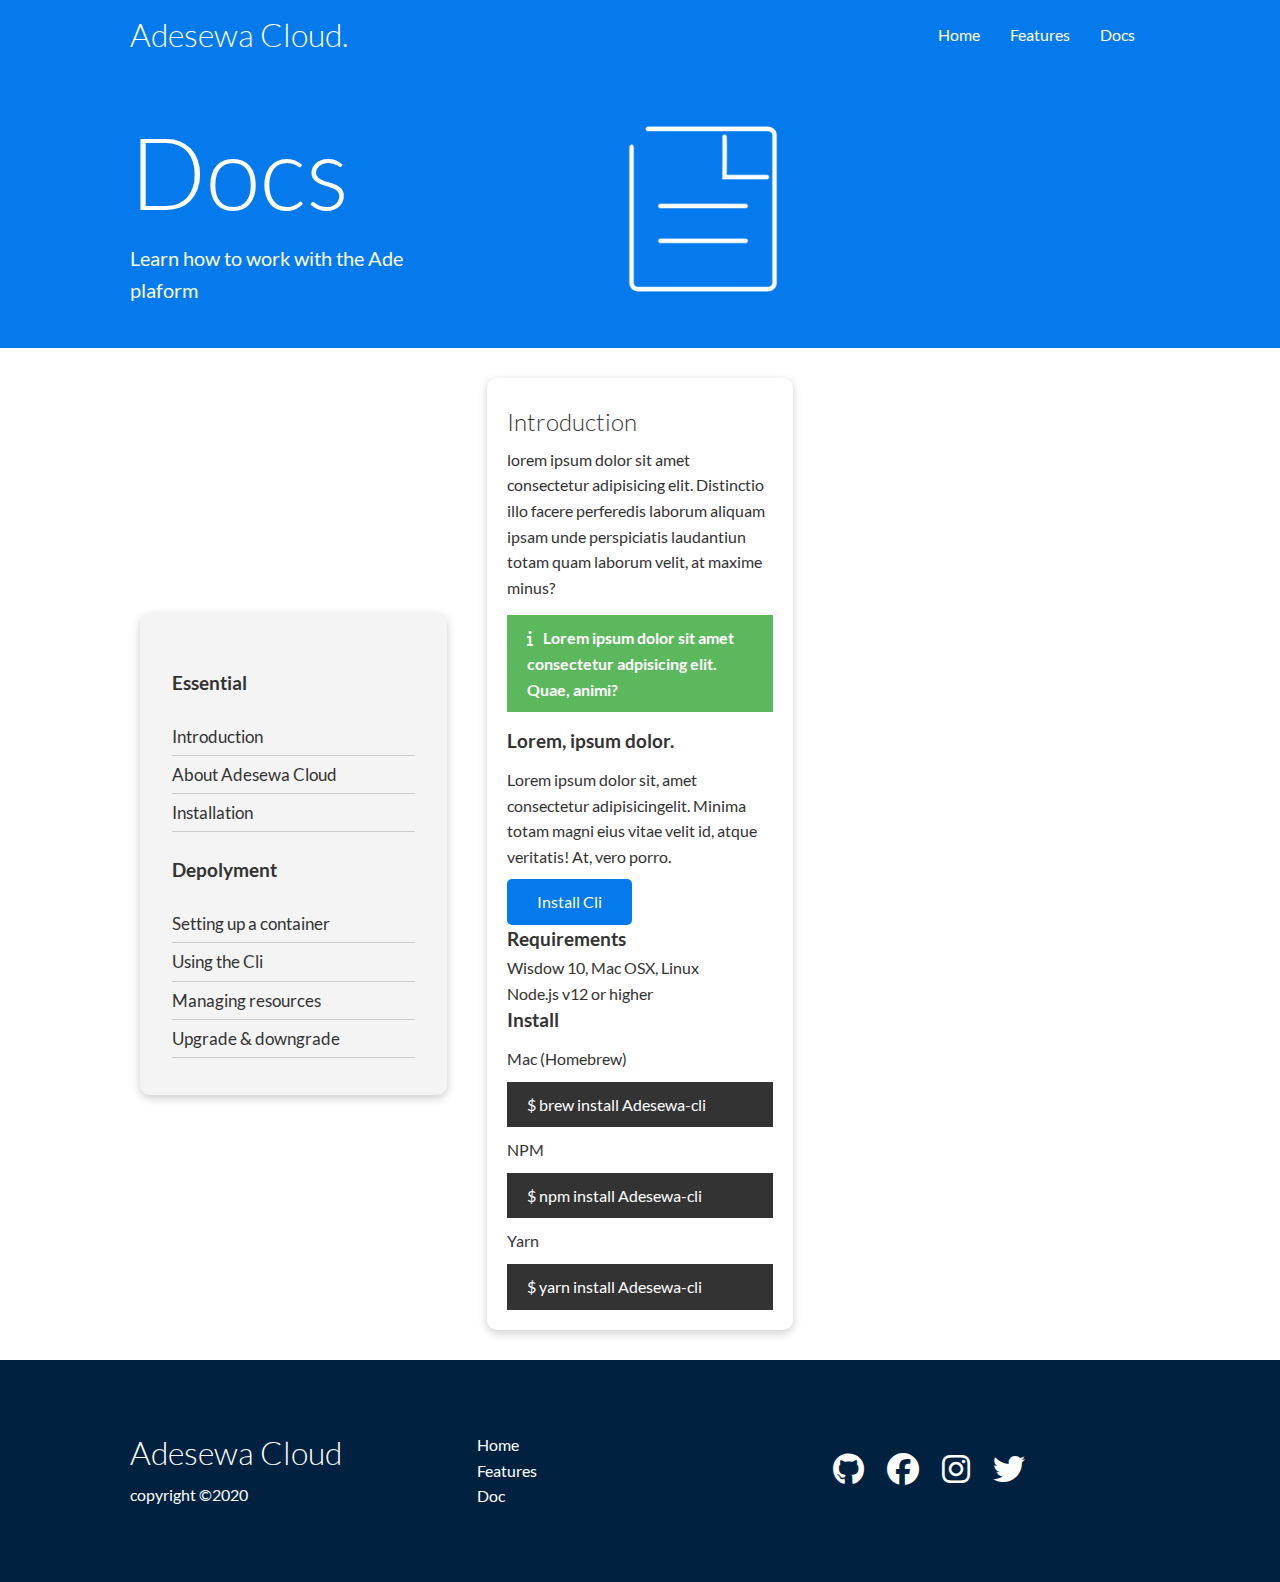
<file: Docs.html>
<!DOCTYPE html>
<html lang="en">
  <head>
    <meta charset="UTF-8" />
    <meta http-equiv="X-UA-Compatible" content="IE=edge" />
    <meta name="viewport" content="width=device-width, initial-scale=1.0" />
    <link
      rel="stylesheet"
      href="https://cdnjs.cloudflare.com/ajax/libs/font-awesome/6.1.1/css/all.min.css"
      integrity="sha512-
    KfkfwYDsLkIlwQp6LFnl8zNdLGxu9YAA1QvwINks4PhcElQSvqcyVLLD9aMhXd13uQjoXtEKNosOWaZqXgel0g=="
      crossorigin="anonymous"
    />
    <link rel="stylesheet" href="css/utilities.css" />
    <link rel="stylesheet" href="css/style.css" />
    <title>Adesewa | cloud Hostintg For Everyone</title>
  </head>
  <body>
    <!--navbar-->
    <div class="navbar">
      <div class="container flex">
        <h1 class="logo">Adesewa Cloud.</h1>
        <nav>
          <ul>
            <li><a href="index.html">Home</a></li>
            <li><a href="features.html">Features</a></li>
            <li><a href="docs.html">Docs</a></li>
          </ul>
        </nav>
      </div>
    </div>

    <!-- Head -->
    <section class="features-head bg-primary py-3">
      <div class="container grid grid-3">
        <div>
          <h1 class="xl">Docs</h1>
          <p class="lead">Learn how to work with the Ade plaform</p>
        </div>
        <img src="./image/logo/docs.png" alt="" />
      </div>
    </section>

    <section class="docs-main my-4">
      <div class="container grid">
        <div class="card bg-light p-3">
          <h3 class="my-2">Essential</h3>
          <nav>
            <ul>
              <li><a class="text-prmary" href="#">Introduction</a></li>
              <li><a href="#">About Adesewa Cloud</a></li>
              <li><a href="#">Installation</a></li>
            </ul>
          </nav>
          <h3 class="my-2">Depolyment</h3>
          <nav>
            <ul>
              <li><a href="#">Setting up a container</a></li>
              <li><a href="#">Using the Cli </a></li>
              <li><a href="#">Managing resources</a></li>
              <li><a href="#">Upgrade & downgrade</a></li>
            </ul>
          </nav>
        </div>
        <div class="card">
          <h2>Introduction</h2>
          <p>
            lorem ipsum dolor sit amet consectetur adipisicing elit. Distinctio
            illo facere perferedis laborum aliquam ipsam unde perspiciatis
            laudantiun totam quam laborum velit, at maxime minus?
          </p>

          <div class="alert alert-success">
            <i class="fas fa-info"></i>Lorem ipsum dolor sit amet consectetur
            adpisicing elit. Quae, animi?
          </div>

          <h3>Lorem, ipsum dolor.</h3>
          <p>
            Lorem ipsum dolor sit, amet consectetur adipisicingelit. Minima
            totam magni eius vitae velit id, atque veritatis! At, vero porro.
          </p>
          <a href="#" class="btn btn-primary">Install Cli</a>

          <h3>Requirements</h3>
          <ul>
            <li>Wisdow 10, Mac OSX, Linux</li>
            <li>Node.js v12 or higher</li>
          </ul>

          <h3>Install</h3>
          <p>Mac (Homebrew)</p>
          <pre><code>$ brew install Adesewa-cli </code></pre>
          <p>NPM</p>
          <pre><code>$ npm install Adesewa-cli </code></pre>
          <p>Yarn</p>
          <pre><code>$ yarn install Adesewa-cli </code></pre>
        </div>
      </div>
    </section>
    <!--Footer-->
    <footer class="footer bg-dark py-5">
      <div class="container grid grid-3">
        <div>
          <h1>Adesewa Cloud</h1>
          <p>copyright &copy;2020</p>
        </div>
        <nav>
          <ul>
            <li><a href="index.html">Home</a></li>
            <li><a href="features.html">Features</a></li>
            <li><a href="docs.html">Doc</a></li>
          </ul>
        </nav>
        <div class="social">
          <a href="#"><i class="fab fa-github fa-2x"></i></a>
          <a href="#"><i class="fab fa-facebook fa-2x"></i></a>
          <a href="#"><i class="fab fa-instagram fa-2x"></i></a>
          <a href="#"><i class="fab fa-twitter fa-2x"></i></a>
        </div>
      </div>
    </footer>
  </body>
</html>
</file>
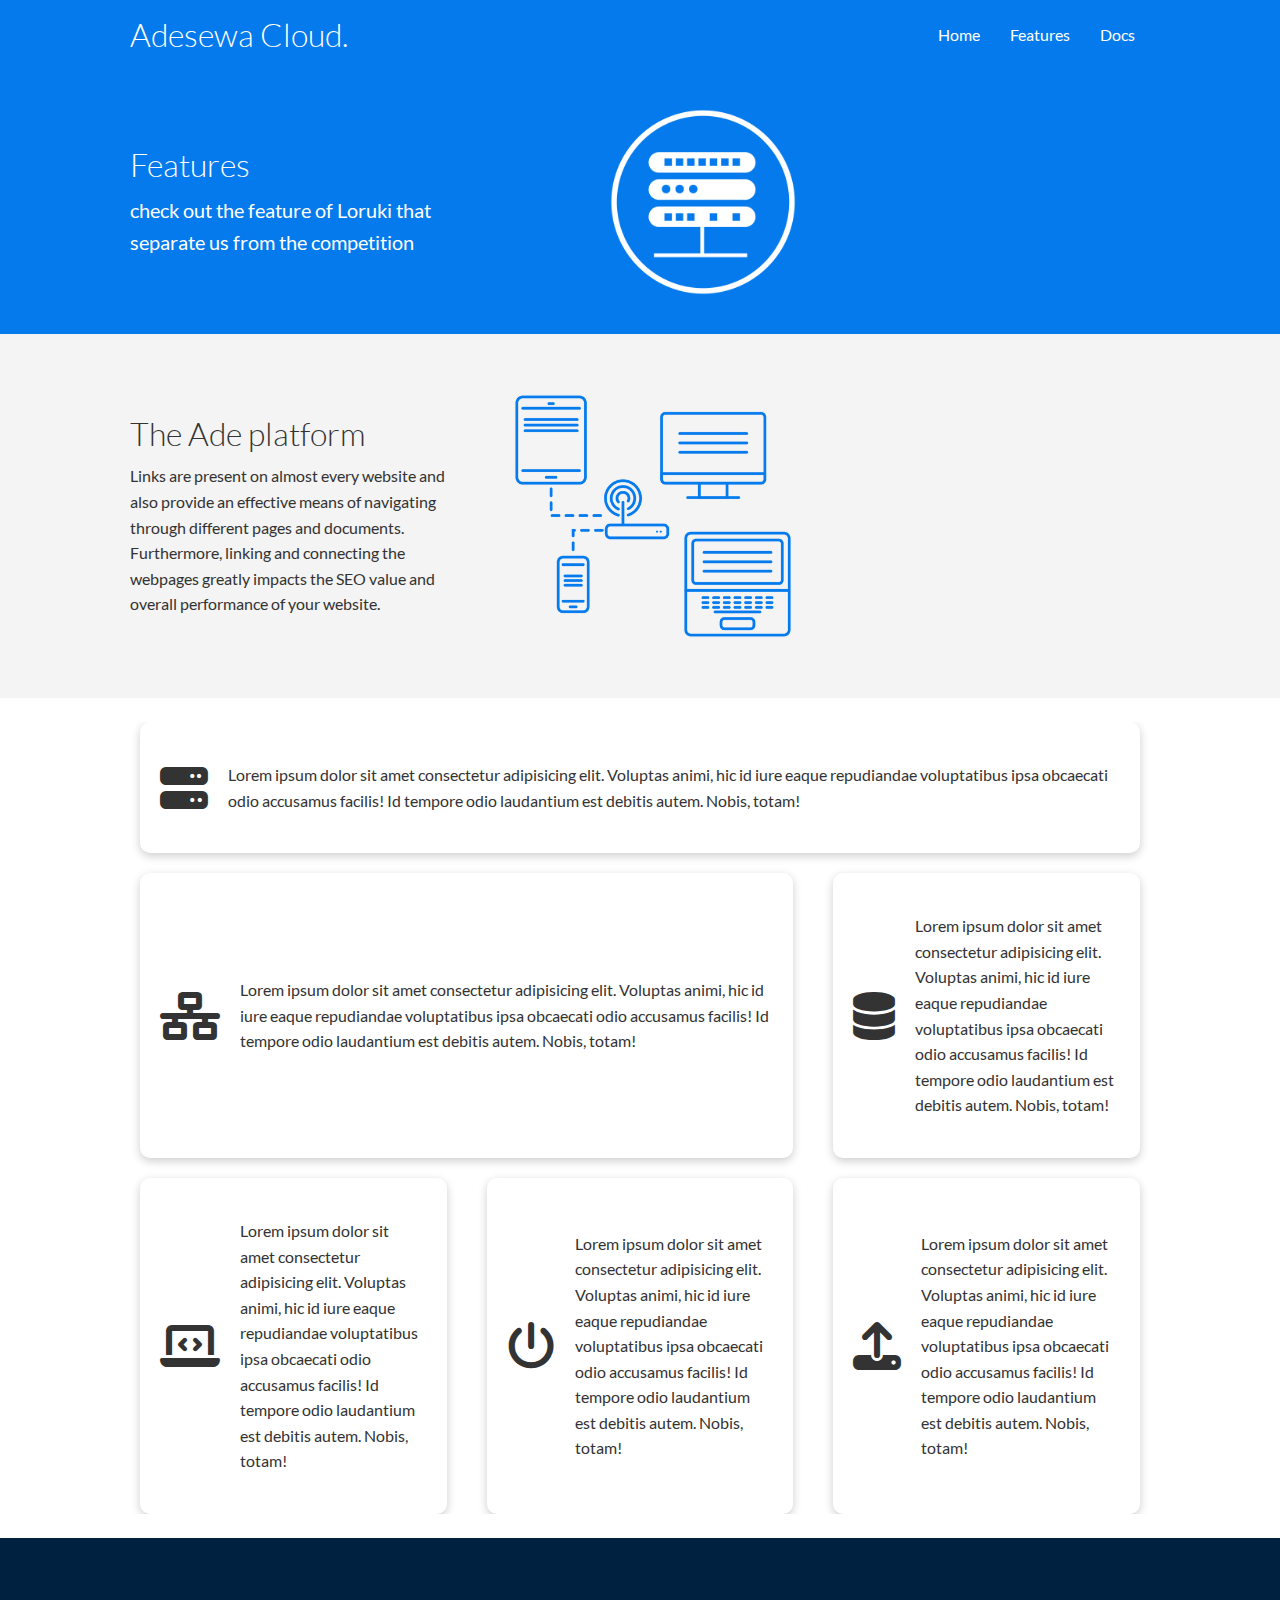
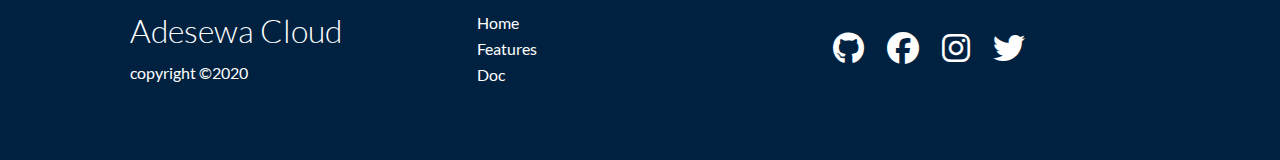
<file: features.html>
<!DOCTYPE html>
<html lang="en">
  <head>
    <meta charset="UTF-8" />
    <meta http-equiv="X-UA-Compatible" content="IE=edge" />
    <meta name="viewport" content="width=device-width, initial-scale=1.0" />
    <link
      rel="stylesheet"
      href="https://cdnjs.cloudflare.com/ajax/libs/font-awesome/6.1.1/css/all.min.css"
      integrity="sha512-
    KfkfwYDsLkIlwQp6LFnl8zNdLGxu9YAA1QvwINks4PhcElQSvqcyVLLD9aMhXd13uQjoXtEKNosOWaZqXgel0g=="
      crossorigin="anonymous"
    />
    <link rel="stylesheet" href="css/utilities.css" />
    <link rel="stylesheet" href="css/style.css" />
    <title>Adesewa | cloud Hostintg For Everyone</title>
  </head>
  <body>
    <!--navbar-->
    <div class="navbar">
      <div class="container flex">
        <h1 class="logo">Adesewa Cloud.</h1>
        <nav>
          <ul>
            <li><a href="index.html">Home</a></li>
            <li><a href="features.html">Features</a></li>
            <li><a href="docs.html">Docs</a></li>
          </ul>
        </nav>
      </div>
    </div>

    <!-- Head -->
    <section class="features-head bg-primary py-3">
      <div class="container grid grid-3">
        <div>
          <h1 class="cl">Features</h1>
          <p class="lead">
            check out the feature of Loruki that separate us from the
            competition
          </p>
        </div>
        <img src="./image/logo/server.png" alt="" />
      </div>
    </section>

    <!-- sub head -->
    <section class="features-sub-head bg-light py-3">
      <div class="container grid">
        <div>
          <h1 class="md">The Ade platform</h1>
          <p>
            Links are present on almost every website and also provide an
            effective means of navigating through different pages and documents.
            Furthermore, linking and connecting the webpages greatly impacts the
            SEO value and overall performance of your website.
          </p>
        </div>
        <img src="./image/logo/server2.png" alt="" />
      </div>
    </section>

    <section class="features-main my-2">
      <div class="container grid grid-3">
        <div class="card flex">
          <i class="fas fa-server fa-3x"></i>
          <p>
            Lorem ipsum dolor sit amet consectetur adipisicing elit. Voluptas
            animi, hic id iure eaque repudiandae voluptatibus ipsa obcaecati
            odio accusamus facilis! Id tempore odio laudantium est debitis
            autem. Nobis, totam!
          </p>
        </div>
        <div class="card flex">
          <i class="fas fa-network-wired fa-3x"></i>
          <p>
            Lorem ipsum dolor sit amet consectetur adipisicing elit. Voluptas
            animi, hic id iure eaque repudiandae voluptatibus ipsa obcaecati
            odio accusamus facilis! Id tempore odio laudantium est debitis
            autem. Nobis, totam!
          </p>
        </div>
        <div class="card flex">
          <i class="fas fa-database fa-3x"></i>
          <p>
            Lorem ipsum dolor sit amet consectetur adipisicing elit. Voluptas
            animi, hic id iure eaque repudiandae voluptatibus ipsa obcaecati
            odio accusamus facilis! Id tempore odio laudantium est debitis
            autem. Nobis, totam!
          </p>
        </div>
        <div class="card flex">
          <i class="fas fa-laptop-code fa-3x"></i>
          <p>
            Lorem ipsum dolor sit amet consectetur adipisicing elit. Voluptas
            animi, hic id iure eaque repudiandae voluptatibus ipsa obcaecati
            odio accusamus facilis! Id tempore odio laudantium est debitis
            autem. Nobis, totam!
          </p>
        </div>
        <div class="card flex">
          <i class="fas fa-power-off fa-3x"></i>
          <p>
            Lorem ipsum dolor sit amet consectetur adipisicing elit. Voluptas
            animi, hic id iure eaque repudiandae voluptatibus ipsa obcaecati
            odio accusamus facilis! Id tempore odio laudantium est debitis
            autem. Nobis, totam!
          </p>
        </div>
        <div class="card flex">
          <i class="fas fa-upload fa-3x"></i>
          <p>
            Lorem ipsum dolor sit amet consectetur adipisicing elit. Voluptas
            animi, hic id iure eaque repudiandae voluptatibus ipsa obcaecati
            odio accusamus facilis! Id tempore odio laudantium est debitis
            autem. Nobis, totam!
          </p>
        </div>
      </div>
    </section>

    <!--Footer-->
    <footer class="footer bg-dark py-5">
      <div class="container grid grid-3">
        <div>
          <h1>Adesewa Cloud</h1>
          <p>copyright &copy;2020</p>
        </div>
        <nav>
          <ul>
            <li><a href="index.html">Home</a></li>
            <li><a href="features.html">Features</a></li>
            <li><a href="docs.html">Doc</a></li>
          </ul>
        </nav>
        <div class="social">
          <a href="#"><i class="fab fa-github fa-2x"></i></a>
          <a href="#"><i class="fab fa-facebook fa-2x"></i></a>
          <a href="#"><i class="fab fa-instagram fa-2x"></i></a>
          <a href="#"><i class="fab fa-twitter fa-2x"></i></a>
        </div>
      </div>
    </footer>
  </body>
</html>
</file>
<file: css/utilities.css>
.container {
  max-width: 1100px;
  margin: 0 auto;
  overflow: auto;
  padding: 0 40px;
}

.card {
  background-color: #fff;
  color: #333;
  border-radius: 10px;
  box-shadow: 0 3px 10px rgba(0, 0, 0, 0.2);
  padding: 20px;
  margin: 10px;
}

.card img {
  width: 100px;
  border: auto;
}

.btn {
  display: inline-block;
  padding: 10px 30px;
  cursor: pointer;
  background: var(--primary-color);
  color: #fff;
  border: none;
  border-radius: 5px;
}

.btn-outline {
  background-color: transparent;
  border: 1px #fff solid;
}

.btn:hover {
  transform: scale(0.98);
}
/* Background & colored buttons */
.bg-primary,
.btn-primary {
  background-color: var(--primary-color);
  color: #fff;
}

.bg-secondary,
.btn-secondary {
  background-color: var(--secondary-color);
  color: #fff;
}

.bg-dark,
.btn-dark {
  background-color: var(--dark-color);
  color: #fff;
}

.bg-primary a,
.btn-primary a,
.bg-secondary a,
.btn-secondary a,
.bg-dark a,
.btn-dark a {
  color: #fff;
}

.bg-light,
.btn-light {
  background-color: var(--light-color);
  color: #333;
}

.bg-primary a,
.btn-primary a,
.bg-secondary a,
.btn-secondary a,
.bg-dark a,
.btn-dark a {
  color: #fff;
}

/* Text colors */

.text-primary {
  color: var(--primary-color);
}

.text-secondary {
  color: var(--secondary-color);
}

.text-dark {
  color: var(--dark-color);
}

.text-light {
  color: var(--light-color);
}

/* Text sizes*/
.lead {
  font-size: 20px;
}

.sm {
  font-size: 1rem;
}

.md {
  font-size: 2rem;
}

.lg {
  font-size: 3rem;
}

.xl {
  font-size: 100px;
}

.text-centre {
  text-align: center;
}

/* Alert */
.alert {
  background-color: var(--light-color);
  padding: 10px 20px;
  font-weight: bold;
  margin: 15px 0;
}

.alert i {
  margin-right: 10px;
}

.alert-success {
  background-color: var(--success-color);
  color: #fff;
}

.alert-error {
  background-color: var(--error-color);
  color: #fff;
}

.flex {
  display: flex;
  justify-content: center;
  align-items: center;
  height: 100%;
}

.not-card {
  display: grid;
}

.grid {
  display: grid;
  grid-template-columns: repeat(3, 1fr);
  gap: 20px;
  justify-content: center;
  align-items: center;
  height: 100%;
}

/* Margin*/
.my-1 {
  margin: 1rem 0;
}

.my-2 {
  margin: 1.5rem 0;
}

.my-3 {
  margin: 2rem 0;
}

.my-4 {
  margin: 3rem 0;
}

.my-5 {
  margin: 4rem 0;
}

.m-1 {
  margin: 1rem;
}

.m-2 {
  margin: 1.5rem;
}

.m-3 {
  margin: 2rem;
}

.m-4 {
  margin: 3rem;
}

.m-5 {
  margin: 4rem;
}

/* Padding */
.py-1 {
  padding: 1rem 0;
}

.py-2 {
  padding: 1.5rem 0;
}

.py-3 {
  padding: 2rem 0;
}

.py-4 {
  padding: 3rem 0;
}

.py-5 {
  padding: 4rem 0;
}

.p-1 {
  padding: 1rem;
}

.p-2 {
  padding: 1.5rem;
}

.p-3 {
  padding: 2rem;
}

.p-4 {
  padding: 3rem;
}

.p-5 {
  padding: 4rem;
}
</file>
<file: css/style.css>
/* @import url('https://fonts.googleapis.com/css2?family=Lato:wght@300&display=swap'); */
@font-face {
  font-family: "Lato";
  src: url("../font/Lato-Bold.woff2") format("woff2");
  font-weight: 700;
}

@font-face {
  font-family: "Lato";
  src: url("../font/Lato-Light.woff2") format("woff2");
  font-weight: 300;
}

@font-face {
  font-family: "Lato";
  src: url("../font/Lato-Regular.woff2") format("woff2");
  font-weight: 400;
}
:root {
  --primary-color: #047aed;
  --secondary-color: hsl(225, 71%, 38%);
  --dark-color: #002240;
  --light-color: #f4f4f4;
  --success-color: #5cb85c;
  --error-color: #d9534f;
}

* {
  box-sizing: border-box;
  padding: 0;
  margin: 0;
  font-family: "Lato";
}

body {
  font-family: "Lato", sans-serif;
  color: #333;
  line-height: 1.6;
}

ul {
  list-style-type: none;
}

a {
  text-decoration: none;
  color: #333;
}

h1,
h2 {
  font-weight: 300;
  line-height: 1.2;
  margin: 10px 0;
}

p {
  margin: 10px 0;
}

code,
pre {
  background: #333;
  color: #fff;
  padding: 10px;
}

.hidden {
  visibility: hidden;
  height: 0;
}

/* Navbar */
.navbar {
  background: var(--primary-color);
  color: #fff;
  height: 70px;
}

.navbar ul {
  display: flex;
}

.navbar a {
  color: #fff;
  padding: 10px;
  margin: 0 5px;
}

.navbar a:hover {
  border-bottom: 2px #fff solid;
}

.navbar .flex {
  justify-content: space-between;
}

/* Showcase */
.showcase {
  height: 400px;
  background-color: var(--primary-color);
  color: #fff;
  position: relative;
}

.showcase h1 {
  font-size: 40px;
}

.showcase p {
  margin: 20px 0;
}

.showcase .grid {
  overflow: visible;
  grid-template-columns: 55% 45%;
  gap: 30px;
}

.showcase-text {
  animation: slideInFromLeft 1s ease-in;
}

.showcase-form {
  position: relative;
  top: 60px;
  height: 350px;
  width: 400px;
  padding: 40px;
  z-index: 100;
  animation: slideInFromRight 1s ease-in;
}

.showcase-form .form-control {
  margin: 30px 0;
}

.showcase-form input[type="text"],
.showcase-form input[type="email"] {
  border: 0;
  border-bottom: 1px solid #b4becb;
  width: 100%;
  padding: 3px;
  font-size: 16px;
}

.showcase-form input:focus {
  outline: none;
}

.showcase::before,
.showcase::after {
  content: "";
  position: absolute;
  height: 100px;
  bottom: -70px;
  right: 0;
  left: 0;
  background: #fff;
  transform: skewY(-3deg);
  -webkit-transform: skewY(-3deg);
  -moz-transform: skewY(-3deg);
  -ms-transform: skewY(-3deg);
}

/*stats*/
.stats {
  padding-top: 100px;
  animation: slideInFromBottom 1s ease-in;
}

.stats-heading {
  max-width: 500px;
  margin: auto;
}

.stats .grid h3 {
  font-size: 35px;
}
.stats .grid p {
  font-size: 20px;
  font-weight: bold;
}

/* cli */
.cli .grid {
  grid-template-columns: repeat(3, 1fr);
  grid-template-rows: repeat(2, 1fr);
}

.cli .grid > *:first-child {
  grid-column: 1 / span 2;
  grid-row: 1 / span 2;
}

.cli img {
  width: 100%;
}

.

/* cloud */
.cloud grid {
  grid-template-columns: 4fr 3fr;
}

.cloud img {
  width: 100%;
}

.container flex div {
  display: flex;
}
/* Languages */
.languages .card {
  text-align: center;
  margin: 18px 10px 40px 2px;
  transition: transform 0.2s ease-in;
}

.languages .card h4 {
  font-size: 20px;
  margin-bottom: 10px;
}

.languages .card:hover {
  transform: translateY(-15px);
}

.languages .flex {
  flex-wrap: wrap;
}

.languages {
  display: flex;
}

/* Features */

.features-head img {
  width: 200px;
  justify-self: flex-end;
}

.features-sub-head img {
  width: 300px;
  justify-self: flex-end;
}

.features-main .card > i {
  margin-right: 20px;
}

.faetures-main .grid {
  padding: 30px;
}

.features-main .grid > *:first-child {
  grid-column: 1 / span 3;
}

.features-main .grid > *:nth-child(2) {
  grid-column: 1 / span 2;
}

/* Docs */
.docs-main {
  margin: 20px 0;
}

.docs-main grid {
  grid-template-columns: 1fr 2fr;
  align-items: flex-start;
}

.docs-main nav li {
  font-size: 17px;
  padding-bottom: 5px;
  margin-bottom: 5px;
  border-bottom: 1px #ccc solid;
}

.docs-main a:hover {
  font-weight: bold;
}

/* Animation */
@keyframes slideInFromLeft {
  0% {
    transform: translateX(-100%);
  }
  100% {
    transform: translateX(0);
  }
}

@keyframes slideInFromRight {
  0% {
    transform: translateX(100%);
  }
  100% {
    transform: translateX(0);
  }
}

@keyframes slideInFromTop {
  0% {
    transform: translateY(-100%);
  }
  100% {
    transform: translateX(0);
  }
}

@keyframes slideInFromBottom {
  0% {
    transform: translateX(100%);
  }
  100% {
    transform: translateX(0);
  }
}

/* Footer */
.footer .social a {
  margin: 0 10px;
}

/* Tablets and under */
@media (max-width: 768px) {
  .grid,
  .showcase .grid,
  .stats .grid,
  .cli .grid,
  .cloud .grid .faetures-main .grid,
  .docs-main .grid {
    grid-template-columns: 1fr;
    grid-template-rows: 1fr;
  }

  .showcase {
    height: auto;
  }

  .showcase-text {
    text-align: center;
    margin-top: 40px;
    animation: slideInFromTop 1s ease-in;
  }

  .showcase-form {
    justify-self: center;
    margin: auto;
    animation: slideInFromBottom 1s ease-in;
  }

  .cli .grid > *:first-child {
    grid-column: 1;
    grid-row: 1;
  }

  .features-head,
  .features-sub-head .docs-head {
    text-align: center;
  }

  .features-head img,
  .features-sub-head img,
  .docs-head img {
    justify-self: center;
  }

  .features-main .grid > *:first-child,
  .features-main .grid > *:nth-child(2) {
    grid-colum: 1;
  }
}

.image-wrap {
  display: flex;
}

/* Mobile */
@media (max-width: 500px) {
  .navbar {
    height: 110px;
  }

  .navbar .flex {
    flex-direction: colum;
  }

  .navbar ul {
    padding: 10px;
    background-color: rgba(0, 0, 0, 0.1);
  }
}
</file>
